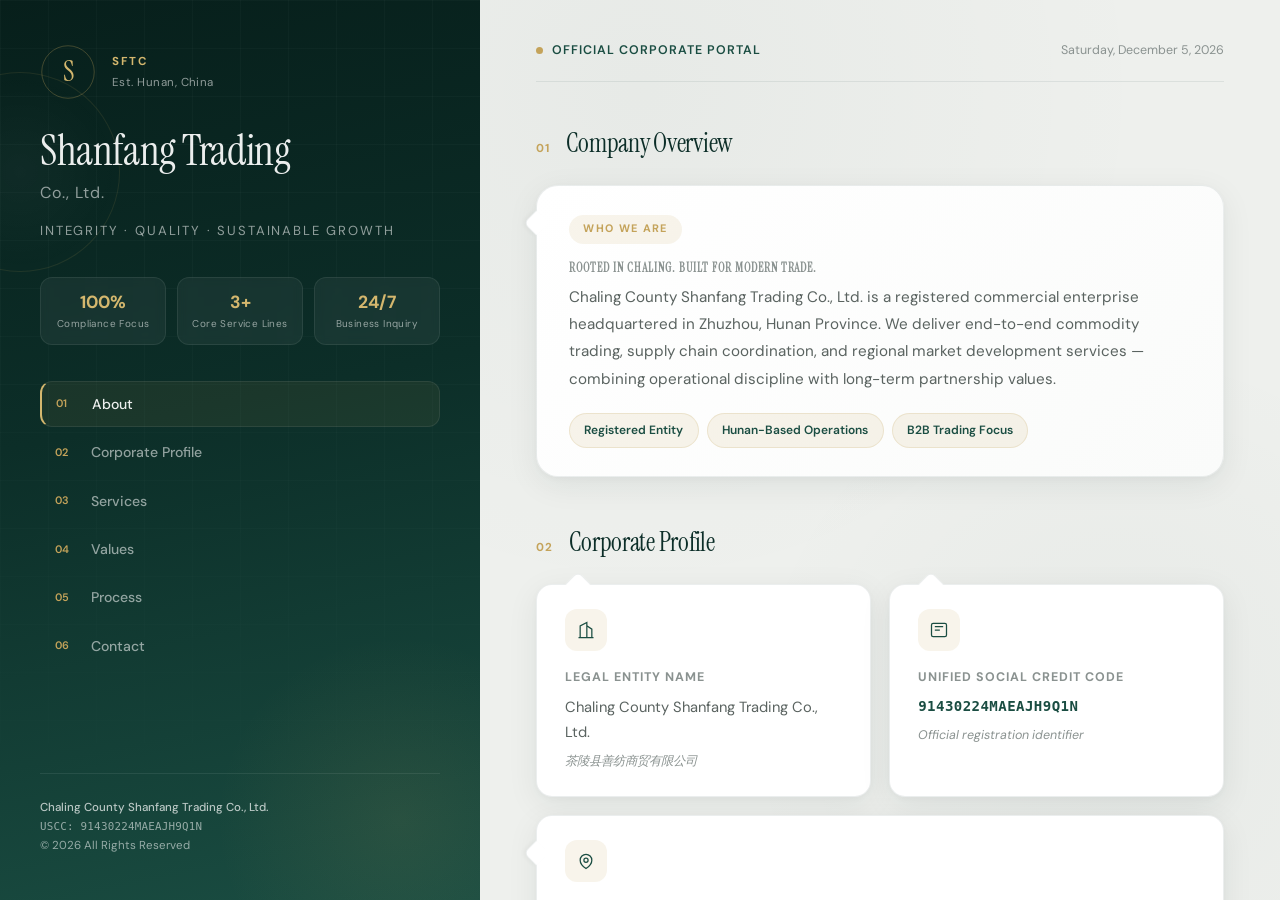
<file: index.html>
<!DOCTYPE html>
<html lang="en">
<head>
  <meta charset="UTF-8">
  <meta name="viewport" content="width=device-width, initial-scale=1.0">
  <meta name="description" content="Chaling County Shanfang Trading Co., Ltd. — Professional commodity trading, supply chain solutions, and regional market services in Hunan Province, China.">
  <meta name="keywords" content="Shanfang Trading, commodity trading, supply chain, Chaling, Hunan, China">
  <title>Shanfang Trading Co., Ltd. | Corporate Website</title>
  <link rel="preconnect" href="https://fonts.googleapis.com">
  <link rel="preconnect" href="https://fonts.gstatic.com" crossorigin>
  <link href="https://fonts.googleapis.com/css2?family=DM+Sans:ital,opsz,wght@0,9..40,300;0,9..40,400;0,9..40,500;0,9..40,600;0,9..40,700;1,9..40,400&family=Instrument+Serif:ital@0;1&display=swap" rel="stylesheet">
  <link rel="stylesheet" href="styles.css">
</head>
<body>
  <div class="page">
    <!-- Left: Brand & Identity Panel -->
    <aside class="panel-left">
      <div class="panel-inner">
        <header class="brand">
          <div class="brand-top">
            <div class="logo-mark" aria-hidden="true">
              <span class="logo-letter">S</span>
              <svg class="logo-ring" viewBox="0 0 64 64" fill="none">
                <circle cx="32" cy="32" r="30" stroke="currentColor" stroke-width="1"/>
              </svg>
            </div>
            <div class="brand-meta">
              <span class="brand-abbr">SFTC</span>
              <span class="brand-since">Est. Hunan, China</span>
            </div>
          </div>
          <h1 class="company-name">
            <span class="name-en">Shanfang Trading</span>
            <span class="name-sub">Co., Ltd.</span>
          </h1>
          <p class="tagline">Integrity · Quality · Sustainable Growth</p>
        </header>

        <div class="left-metrics">
          <div class="metric-card">
            <span class="metric-value">100%</span>
            <span class="metric-label">Compliance Focus</span>
          </div>
          <div class="metric-card">
            <span class="metric-value">3+</span>
            <span class="metric-label">Core Service Lines</span>
          </div>
          <div class="metric-card">
            <span class="metric-value">24/7</span>
            <span class="metric-label">Business Inquiry</span>
          </div>
        </div>

        <nav class="side-nav" aria-label="Section navigation">
          <a href="#about" class="side-link active"><span class="side-num">01</span> About</a>
          <a href="#profile" class="side-link"><span class="side-num">02</span> Corporate Profile</a>
          <a href="#services" class="side-link"><span class="side-num">03</span> Services</a>
          <a href="#values" class="side-link"><span class="side-num">04</span> Values</a>
          <a href="#process" class="side-link"><span class="side-num">05</span> Process</a>
          <a href="#contact" class="side-link"><span class="side-num">06</span> Contact</a>
        </nav>

        <footer class="left-footer">
          <p class="legal-name">Chaling County Shanfang Trading Co., Ltd.</p>
          <p class="legal-code">USCC: 91430224MAEAJH9Q1N</p>
          <p>&copy; 2026 All Rights Reserved</p>
        </footer>
      </div>

      <div class="panel-grid" aria-hidden="true"></div>
      <div class="deco-orb deco-1"></div>
      <div class="deco-orb deco-2"></div>
    </aside>

    <!-- Right: Content Bubbles -->
    <main class="panel-right">
      <header class="content-header">
        <div class="header-badge">
          <span class="pulse"></span>
          Official Corporate Portal
        </div>
        <p class="header-date" id="currentDate"></p>
      </header>

      <!-- About -->
      <section id="about" class="section">
        <div class="section-label">
          <span class="section-num">01</span>
          <h2 class="section-title">Company Overview</h2>
        </div>

        <div class="bubble bubble-hero bubble-tail-left" data-delay="0">
          <span class="bubble-tag">Who We Are</span>
          <h3 class="bubble-heading">Rooted in Chaling. Built for Modern Trade.</h3>
          <p class="lead">
            Chaling County Shanfang Trading Co., Ltd. is a registered commercial enterprise headquartered in Zhuzhou, Hunan Province. We deliver end-to-end commodity trading, supply chain coordination, and regional market development services — combining operational discipline with long-term partnership values.
          </p>
          <div class="hero-highlights">
            <div class="highlight-chip">Registered Entity</div>
            <div class="highlight-chip">Hunan-Based Operations</div>
            <div class="highlight-chip">B2B Trading Focus</div>
          </div>
        </div>
      </section>

      <!-- Corporate Profile -->
      <section id="profile" class="section">
        <div class="section-label">
          <span class="section-num">02</span>
          <h2 class="section-title">Corporate Profile</h2>
        </div>

        <div class="bubble-grid bubble-grid-2">
          <div class="bubble bubble-md bubble-tail-top" data-delay="1">
            <div class="bubble-icon">
              <svg viewBox="0 0 24 24" fill="none" stroke="currentColor" stroke-width="1.5"><path d="M3 21h18M5 21V7l8-4v18M19 21V11l-6-4"/><path d="M9 9v.01M9 12v.01M9 15v.01M9 18v.01"/></svg>
            </div>
            <h3>Legal Entity Name</h3>
            <p>Chaling County Shanfang Trading Co., Ltd.</p>
            <p class="bubble-note">茶陵县善纺商贸有限公司</p>
          </div>

          <div class="bubble bubble-md bubble-tail-top" data-delay="2">
            <div class="bubble-icon">
              <svg viewBox="0 0 24 24" fill="none" stroke="currentColor" stroke-width="1.5"><rect x="3" y="4" width="18" height="16" rx="2"/><path d="M7 8h10M7 12h6"/></svg>
            </div>
            <h3>Unified Social Credit Code</h3>
            <p class="mono">91430224MAEAJH9Q1N</p>
            <p class="bubble-note">Official registration identifier</p>
          </div>

          <div class="bubble bubble-md bubble-wide bubble-tail-left" data-delay="3">
            <div class="bubble-icon">
              <svg viewBox="0 0 24 24" fill="none" stroke="currentColor" stroke-width="1.5"><path d="M12 21s-7-4.5-7-10a7 7 0 1 1 14 0c0 5.5-7 10-7 10z"/><circle cx="12" cy="11" r="2.5"/></svg>
            </div>
            <h3>Registered Address</h3>
            <p>No. 019, Liujiawan, Lianhe Village, Jieshou Town, Chaling County, Zhuzhou City, Hunan Province, China</p>
          </div>

          <div class="bubble bubble-md bubble-tail-right" data-delay="4">
            <div class="bubble-icon">
              <svg viewBox="0 0 24 24" fill="none" stroke="currentColor" stroke-width="1.5"><circle cx="12" cy="12" r="10"/><path d="M2 12h20M12 2a15.3 15.3 0 0 1 4 10 15.3 15.3 0 0 1-4 10 15.3 15.3 0 0 1-4-10 15.3 15.3 0 0 1 4-10z"/></svg>
            </div>
            <h3>Operating Region</h3>
            <p>Hunan Province &amp; surrounding trade corridors</p>
          </div>

          <div class="bubble bubble-md bubble-tail-right" data-delay="5">
            <div class="bubble-icon">
              <svg viewBox="0 0 24 24" fill="none" stroke="currentColor" stroke-width="1.5"><path d="M12 22s8-4 8-10V5l-8-3-8 3v7c0 6 8 10 8 10z"/></svg>
            </div>
            <h3>Business Type</h3>
            <p>Commercial trading &amp; supply chain services</p>
          </div>
        </div>
      </section>

      <!-- Services -->
      <section id="services" class="section">
        <div class="section-label">
          <span class="section-num">03</span>
          <h2 class="section-title">Core Services</h2>
        </div>

        <div class="bubble bubble-lg bubble-tail-left" data-delay="6">
          <span class="bubble-tag">Service Portfolio</span>
          <h3 class="bubble-heading">Integrated Trading Solutions</h3>
          <div class="service-cards">
            <article class="service-card">
              <div class="service-num">A</div>
              <div>
                <h4>Commodity Trading</h4>
                <p>Structured procurement, distribution, and circulation of quality goods across domestic trade channels with transparent transaction standards.</p>
              </div>
            </article>
            <article class="service-card">
              <div class="service-num">B</div>
              <div>
                <h4>Supply Chain Coordination</h4>
                <p>Upstream-downstream resource integration, logistics alignment, and stable supply chain architecture for recurring business needs.</p>
              </div>
            </article>
            <article class="service-card">
              <div class="service-num">C</div>
              <div>
                <h4>Regional Market Development</h4>
                <p>Local market penetration in Chaling and adjacent regions, building durable commercial networks and partnership pipelines.</p>
              </div>
            </article>
          </div>
        </div>

        <div class="bubble-row">
          <div class="bubble bubble-sm bubble-tail-bottom" data-delay="7">
            <div class="sm-icon">
              <svg viewBox="0 0 24 24" fill="none" stroke="currentColor" stroke-width="1.5"><path d="M16 21v-2a4 4 0 0 0-4-4H6a4 4 0 0 0-4 4v2"/><circle cx="9" cy="7" r="4"/><path d="M22 21v-2a4 4 0 0 0-3-3.87M16 3.13a4 4 0 0 1 0 7.75"/></svg>
            </div>
            <h3>B2B Partnerships</h3>
            <p>Long-term vendor &amp; buyer relationships</p>
          </div>
          <div class="bubble bubble-sm bubble-tail-bottom" data-delay="8">
            <div class="sm-icon">
              <svg viewBox="0 0 24 24" fill="none" stroke="currentColor" stroke-width="1.5"><path d="M12 2v20M17 5H9.5a3.5 3.5 0 0 0 0 7h5a3.5 3.5 0 0 1 0 7H6"/></svg>
            </div>
            <h3>Trade Finance Ready</h3>
            <p>Structured commercial transactions</p>
          </div>
          <div class="bubble bubble-sm bubble-tail-bottom" data-delay="9">
            <div class="sm-icon">
              <svg viewBox="0 0 24 24" fill="none" stroke="currentColor" stroke-width="1.5"><path d="M22 12h-4l-3 9L9 3l-3 9H2"/></svg>
            </div>
            <h3>Operational Efficiency</h3>
            <p>Streamlined execution &amp; delivery</p>
          </div>
        </div>
      </section>

      <!-- Values -->
      <section id="values" class="section">
        <div class="section-label">
          <span class="section-num">04</span>
          <h2 class="section-title">Corporate Values</h2>
        </div>

        <div class="bubble-grid bubble-grid-3">
          <div class="bubble bubble-value bubble-tail-top" data-delay="10">
            <span class="value-icon">01</span>
            <h3>Integrity First</h3>
            <p>Every engagement is governed by honesty, contractual clarity, and accountable business conduct.</p>
          </div>
          <div class="bubble bubble-value bubble-tail-top" data-delay="11">
            <span class="value-icon">02</span>
            <h3>Quality Driven</h3>
            <p>Product standards and service delivery are continuously refined to meet partner expectations.</p>
          </div>
          <div class="bubble bubble-value bubble-tail-top" data-delay="12">
            <span class="value-icon">03</span>
            <h3>Client Centric</h3>
            <p>Responsive communication and tailored solutions form the foundation of every client relationship.</p>
          </div>
          <div class="bubble bubble-value bubble-tail-top" data-delay="13">
            <span class="value-icon">04</span>
            <h3>Mutual Growth</h3>
            <p>We pursue win-win outcomes that strengthen both our partners and the regional trade ecosystem.</p>
          </div>
          <div class="bubble bubble-value bubble-tail-top" data-delay="14">
            <span class="value-icon">05</span>
            <h3>Local Commitment</h3>
            <p>Deep roots in Chaling enable agile market insight and reliable on-the-ground execution.</p>
          </div>
          <div class="bubble bubble-value bubble-tail-top" data-delay="15">
            <span class="value-icon">06</span>
            <h3>Compliance Ready</h3>
            <p>Fully registered entity operating under China's unified social credit framework.</p>
          </div>
        </div>
      </section>

      <!-- Process -->
      <section id="process" class="section">
        <div class="section-label">
          <span class="section-num">05</span>
          <h2 class="section-title">Engagement Process</h2>
        </div>

        <div class="bubble bubble-lg bubble-tail-left" data-delay="16">
          <span class="bubble-tag">How We Work</span>
          <h3 class="bubble-heading">From Inquiry to Delivery</h3>
          <ol class="process-steps">
            <li class="process-step">
              <span class="step-marker">Step 1</span>
              <div>
                <strong>Initial Consultation</strong>
                <p>Share your requirements via email. Our team reviews scope, product category, and timeline.</p>
              </div>
            </li>
            <li class="process-step">
              <span class="step-marker">Step 2</span>
              <div>
                <strong>Proposal &amp; Quotation</strong>
                <p>We provide a structured commercial proposal with pricing, terms, and delivery parameters.</p>
              </div>
            </li>
            <li class="process-step">
              <span class="step-marker">Step 3</span>
              <div>
                <strong>Agreement &amp; Execution</strong>
                <p>Upon confirmation, we coordinate sourcing, logistics, and fulfillment with full transparency.</p>
              </div>
            </li>
            <li class="process-step">
              <span class="step-marker">Step 4</span>
              <div>
                <strong>Post-Delivery Support</strong>
                <p>Ongoing communication to ensure satisfaction and explore further collaboration opportunities.</p>
              </div>
            </li>
          </ol>
        </div>
      </section>

      <!-- Contact -->
      <section id="contact" class="section">
        <div class="section-label">
          <span class="section-num">06</span>
          <h2 class="section-title">Contact Us</h2>
        </div>

        <div class="bubble bubble-contact bubble-tail-left" data-delay="17">
          <span class="bubble-tag">Get In Touch</span>
          <h3 class="bubble-heading">Let's Build a Partnership</h3>
          <p class="contact-lead">For business inquiries, partnership proposals, and general information, reach out through our official channels.</p>

          <div class="contact-grid">
            <a href="mailto:CompAracelys@gmail.com" class="contact-card">
              <div class="contact-card-icon">
                <svg viewBox="0 0 24 24" fill="none" stroke="currentColor" stroke-width="1.5"><rect x="2" y="4" width="20" height="16" rx="2"/><path d="m2 7 10 7 10-7"/></svg>
              </div>
              <div>
                <span class="contact-card-label">Business Email</span>
                <span class="contact-card-value">CompAracelys@gmail.com</span>
              </div>
              <svg class="contact-arrow" viewBox="0 0 24 24" fill="none" stroke="currentColor" stroke-width="1.5"><path d="M5 12h14M12 5l7 7-7 7"/></svg>
            </a>

            <div class="contact-card contact-card-static">
              <div class="contact-card-icon">
                <svg viewBox="0 0 24 24" fill="none" stroke="currentColor" stroke-width="1.5"><path d="M12 21s-7-4.5-7-10a7 7 0 1 1 14 0c0 5.5-7 10-7 10z"/><circle cx="12" cy="11" r="2.5"/></svg>
              </div>
              <div>
                <span class="contact-card-label">Head Office</span>
                <span class="contact-card-value">No. 019, Liujiawan, Lianhe Village, Jieshou Town, Chaling County, Zhuzhou, Hunan, China</span>
              </div>
            </div>

            <div class="contact-card contact-card-static">
              <div class="contact-card-icon">
                <svg viewBox="0 0 24 24" fill="none" stroke="currentColor" stroke-width="1.5"><rect x="3" y="4" width="18" height="16" rx="2"/><path d="M7 8h10M7 12h6"/></svg>
              </div>
              <div>
                <span class="contact-card-label">Registration</span>
                <span class="contact-card-value mono-light">91430224MAEAJH9Q1N</span>
              </div>
            </div>
          </div>
        </div>
      </section>

      <footer class="site-footer">
        <div class="footer-inner">
          <p><strong>Chaling County Shanfang Trading Co., Ltd.</strong></p>
          <p>Shanfang Trading · Commodity Commerce · Supply Chain Solutions</p>
          <p class="footer-legal">&copy; 2026 Chaling County Shanfang Trading Co., Ltd. · USCC 91430224MAEAJH9Q1N · All Rights Reserved</p>
        </div>
      </footer>
    </main>
  </div>

  <script src="script.js"></script>
</body>
</html>
</file>
<file: styles.css>
/* ===== Design Tokens ===== */
:root {
  --primary: #0c2e28;
  --primary-mid: #1a4d42;
  --primary-light: #2a6b5c;
  --accent: #c4a35a;
  --accent-bright: #d4b76e;
  --accent-soft: rgba(196, 163, 90, 0.12);
  --accent-glow: rgba(196, 163, 90, 0.25);
  --bg-left: #071f1b;
  --bg-right: #eef0ed;
  --bg-right-pattern: rgba(12, 46, 40, 0.03);
  --surface: #ffffff;
  --surface-elevated: #fafbfa;
  --text: #1a1f1e;
  --text-secondary: #5a6360;
  --text-muted: #8a9290;
  --text-on-dark: rgba(255, 255, 255, 0.92);
  --text-on-dark-muted: rgba(255, 255, 255, 0.55);
  --border: rgba(12, 46, 40, 0.08);
  --border-strong: rgba(12, 46, 40, 0.14);
  --shadow-sm: 0 2px 8px rgba(12, 46, 40, 0.04);
  --shadow-md: 0 8px 32px rgba(12, 46, 40, 0.07), 0 2px 6px rgba(0, 0, 0, 0.03);
  --shadow-lg: 0 20px 60px rgba(12, 46, 40, 0.1), 0 4px 16px rgba(0, 0, 0, 0.04);
  --shadow-hover: 0 24px 64px rgba(12, 46, 40, 0.13), 0 8px 20px rgba(0, 0, 0, 0.05);
  --radius: 22px;
  --radius-sm: 16px;
  --radius-xs: 12px;
  --font-sans: 'DM Sans', -apple-system, BlinkMacSystemFont, sans-serif;
  --font-serif: 'Instrument Serif', Georgia, serif;
  --ease: cubic-bezier(0.4, 0, 0.2, 1);
  --transition: 0.4s var(--ease);
}

/* ===== Reset ===== */
*, *::before, *::after { box-sizing: border-box; margin: 0; padding: 0; }
html { scroll-behavior: smooth; }

body {
  font-family: var(--font-sans);
  color: var(--text);
  background: var(--bg-right);
  line-height: 1.65;
  -webkit-font-smoothing: antialiased;
  -moz-osx-font-smoothing: grayscale;
}

/* ===== Page Layout ===== */
.page {
  display: flex;
  min-height: 100vh;
}

/* ===== Left Panel ===== */
.panel-left {
  position: sticky;
  top: 0;
  width: 38%;
  min-width: 360px;
  max-width: 480px;
  height: 100vh;
  background: linear-gradient(168deg, var(--bg-left) 0%, var(--primary) 45%, var(--primary-mid) 100%);
  color: var(--text-on-dark);
  flex-shrink: 0;
  overflow: hidden;
}

.panel-inner {
  position: relative;
  z-index: 2;
  height: 100%;
  display: flex;
  flex-direction: column;
  padding: 2.75rem 2.5rem;
}

.panel-grid {
  position: absolute;
  inset: 0;
  background-image:
    linear-gradient(rgba(255,255,255,0.025) 1px, transparent 1px),
    linear-gradient(90deg, rgba(255,255,255,0.025) 1px, transparent 1px);
  background-size: 48px 48px;
  mask-image: linear-gradient(to bottom, black 30%, transparent 100%);
  pointer-events: none;
}

.deco-orb {
  position: absolute;
  border-radius: 50%;
  pointer-events: none;
}

.deco-1 {
  width: 400px;
  height: 400px;
  bottom: -120px;
  right: -120px;
  background: radial-gradient(circle, var(--accent-glow) 0%, transparent 65%);
  opacity: 0.4;
}

.deco-2 {
  width: 200px;
  height: 200px;
  top: 8%;
  left: -80px;
  border: 1px solid rgba(196, 163, 90, 0.12);
  background: radial-gradient(circle, rgba(255,255,255,0.03) 0%, transparent 70%);
}

/* Brand */
.brand-top {
  display: flex;
  align-items: center;
  gap: 1rem;
  margin-bottom: 1.75rem;
}

.logo-mark {
  position: relative;
  width: 56px;
  height: 56px;
  display: flex;
  align-items: center;
  justify-content: center;
}

.logo-letter {
  font-family: var(--font-serif);
  font-size: 1.75rem;
  color: var(--accent-bright);
  position: relative;
  z-index: 1;
  line-height: 1;
}

.logo-ring {
  position: absolute;
  inset: 0;
  color: rgba(196, 163, 90, 0.35);
  animation: spin 20s linear infinite;
}

@keyframes spin {
  to { transform: rotate(360deg); }
}

.brand-meta {
  display: flex;
  flex-direction: column;
  gap: 0.15rem;
}

.brand-abbr {
  font-size: 0.72rem;
  font-weight: 700;
  letter-spacing: 0.18em;
  color: var(--accent-bright);
}

.brand-since {
  font-size: 0.72rem;
  color: var(--text-on-dark-muted);
  letter-spacing: 0.04em;
}

.company-name {
  margin-bottom: 0.85rem;
}

.name-en {
  display: block;
  font-family: var(--font-serif);
  font-size: clamp(2rem, 3.5vw, 2.6rem);
  font-weight: 400;
  line-height: 1.15;
  letter-spacing: -0.01em;
}

.name-sub {
  display: block;
  font-size: 1rem;
  font-weight: 400;
  color: var(--text-on-dark-muted);
  margin-top: 0.25rem;
  letter-spacing: 0.06em;
}

.tagline {
  font-size: 0.82rem;
  font-weight: 400;
  letter-spacing: 0.14em;
  text-transform: uppercase;
  color: var(--text-on-dark-muted);
}

/* Left metrics */
.left-metrics {
  display: grid;
  grid-template-columns: repeat(3, 1fr);
  gap: 0.65rem;
  margin: 2.25rem 0;
}

.metric-card {
  background: rgba(255, 255, 255, 0.05);
  border: 1px solid rgba(255, 255, 255, 0.08);
  border-radius: var(--radius-xs);
  padding: 0.85rem 0.65rem;
  text-align: center;
  backdrop-filter: blur(4px);
}

.metric-value {
  display: block;
  font-size: 1.1rem;
  font-weight: 700;
  color: var(--accent-bright);
  line-height: 1.2;
}

.metric-label {
  display: block;
  font-size: 0.62rem;
  color: var(--text-on-dark-muted);
  letter-spacing: 0.04em;
  margin-top: 0.3rem;
  line-height: 1.3;
}

/* Side nav */
.side-nav {
  display: flex;
  flex-direction: column;
  gap: 0.15rem;
  flex: 1;
}

.side-link {
  display: flex;
  align-items: center;
  gap: 0.85rem;
  padding: 0.65rem 0.85rem;
  border-radius: var(--radius-xs);
  text-decoration: none;
  color: var(--text-on-dark-muted);
  font-size: 0.88rem;
  font-weight: 500;
  transition: var(--transition);
  border: 1px solid transparent;
}

.side-link:hover,
.side-link.active {
  color: var(--text-on-dark);
  background: rgba(255, 255, 255, 0.06);
  border-color: rgba(255, 255, 255, 0.08);
}

.side-link.active {
  border-left: 2px solid var(--accent-bright);
  background: rgba(196, 163, 90, 0.08);
}

.side-num {
  font-size: 0.68rem;
  font-weight: 600;
  color: var(--accent);
  letter-spacing: 0.05em;
  min-width: 1.4rem;
}

.left-footer {
  margin-top: auto;
  padding-top: 1.5rem;
  border-top: 1px solid rgba(255, 255, 255, 0.08);
  font-size: 0.72rem;
  color: var(--text-on-dark-muted);
  line-height: 1.7;
}

.legal-name {
  color: rgba(255, 255, 255, 0.7);
  font-weight: 500;
}

.legal-code {
  font-family: 'SF Mono', Menlo, monospace;
  font-size: 0.68rem;
  letter-spacing: 0.02em;
}

/* ===== Right Panel ===== */
.panel-right {
  flex: 1;
  padding: 2.5rem 3.5rem 3rem;
  overflow-y: auto;
  max-height: 100vh;
  background-color: var(--bg-right);
  background-image: radial-gradient(circle at 20% 10%, var(--bg-right-pattern) 0%, transparent 50%),
                    radial-gradient(circle at 80% 80%, var(--bg-right-pattern) 0%, transparent 40%);
}

.content-header {
  display: flex;
  align-items: center;
  justify-content: space-between;
  margin-bottom: 2.5rem;
  padding-bottom: 1.25rem;
  border-bottom: 1px solid var(--border);
}

.header-badge {
  display: inline-flex;
  align-items: center;
  gap: 0.55rem;
  font-size: 0.78rem;
  font-weight: 600;
  letter-spacing: 0.08em;
  text-transform: uppercase;
  color: var(--primary-mid);
}

.pulse {
  width: 7px;
  height: 7px;
  border-radius: 50%;
  background: var(--accent);
  box-shadow: 0 0 0 0 var(--accent-glow);
  animation: pulse 2s infinite;
}

@keyframes pulse {
  0% { box-shadow: 0 0 0 0 var(--accent-glow); }
  70% { box-shadow: 0 0 0 8px transparent; }
  100% { box-shadow: 0 0 0 0 transparent; }
}

.header-date {
  font-size: 0.78rem;
  color: var(--text-muted);
  font-variant-numeric: tabular-nums;
}

/* Section labels */
.section {
  margin-bottom: 2.75rem;
  scroll-margin-top: 1.5rem;
}

.section-label {
  display: flex;
  align-items: baseline;
  gap: 1rem;
  margin-bottom: 1.25rem;
}

.section-num {
  font-size: 0.72rem;
  font-weight: 700;
  letter-spacing: 0.1em;
  color: var(--accent);
}

.section-title {
  font-family: var(--font-serif);
  font-size: 1.65rem;
  font-weight: 400;
  color: var(--primary);
  letter-spacing: -0.01em;
}

/* ===== Bubble System ===== */
.bubble {
  position: relative;
  background: var(--surface);
  border-radius: var(--radius);
  padding: 1.75rem 2rem;
  box-shadow: var(--shadow-md);
  border: 1px solid var(--border);
  transition: transform var(--transition), box-shadow var(--transition);
  opacity: 0;
  transform: translateY(28px);
}

.bubble.visible {
  opacity: 1;
  transform: translateY(0);
}

.bubble:hover {
  box-shadow: var(--shadow-hover);
}

.bubble.visible:hover {
  transform: translateY(-3px);
}

/* Bubble tails */
.bubble-tail-left::before,
.bubble-tail-right::before,
.bubble-tail-top::before,
.bubble-tail-bottom::before {
  content: '';
  position: absolute;
  background: var(--surface);
  border: 1px solid var(--border);
}

.bubble-tail-left::before {
  left: -10px;
  top: 28px;
  width: 18px;
  height: 18px;
  border-radius: 0 0 0 6px;
  transform: rotate(45deg);
  border-right: none;
  border-top: none;
  box-shadow: -2px 2px 4px rgba(12, 46, 40, 0.03);
}

.bubble-tail-right::before {
  right: -10px;
  top: 28px;
  width: 18px;
  height: 18px;
  border-radius: 0 6px 0 0;
  transform: rotate(45deg);
  border-left: none;
  border-bottom: none;
  box-shadow: 2px -2px 4px rgba(12, 46, 40, 0.03);
}

.bubble-tail-top::before {
  top: -10px;
  left: 32px;
  width: 18px;
  height: 18px;
  border-radius: 6px 0 0 0;
  transform: rotate(45deg);
  border-right: none;
  border-bottom: none;
}

.bubble-tail-bottom::before {
  bottom: -10px;
  left: 50%;
  margin-left: -9px;
  width: 18px;
  height: 18px;
  border-radius: 0 0 6px 0;
  transform: rotate(45deg);
  border-left: none;
  border-top: none;
}

.bubble-contact::before {
  background: var(--primary-mid);
  border-color: rgba(255, 255, 255, 0.1);
}

/* Bubble content */
.bubble-tag {
  display: inline-block;
  font-size: 0.68rem;
  font-weight: 700;
  letter-spacing: 0.12em;
  text-transform: uppercase;
  color: var(--accent);
  background: var(--accent-soft);
  padding: 0.35rem 0.9rem;
  border-radius: 999px;
  margin-bottom: 1rem;
}

.bubble-heading {
  font-family: var(--font-serif);
  font-size: 1.5rem;
  font-weight: 400;
  color: var(--primary);
  line-height: 1.35;
  margin-bottom: 1rem;
  letter-spacing: -0.01em;
}

.bubble h3 {
  font-size: 0.78rem;
  font-weight: 700;
  letter-spacing: 0.08em;
  text-transform: uppercase;
  color: var(--text-muted);
  margin-bottom: 0.45rem;
}

.bubble p {
  font-size: 0.92rem;
  color: var(--text-secondary);
  line-height: 1.7;
}

.bubble p.mono {
  font-family: 'SF Mono', Menlo, monospace;
  font-size: 0.88rem;
  color: var(--primary-mid);
  font-weight: 600;
  letter-spacing: 0.03em;
}

.bubble-note {
  font-size: 0.78rem !important;
  color: var(--text-muted) !important;
  margin-top: 0.35rem;
  font-style: italic;
}

.lead {
  font-size: 0.95rem !important;
  line-height: 1.8 !important;
  margin-bottom: 1.25rem;
}

/* Sizes */
.bubble-lg { padding: 2.25rem 2.5rem; border-radius: 26px; }
.bubble-md { padding: 1.5rem 1.75rem; border-radius: var(--radius-sm); }
.bubble-sm {
  padding: 1.35rem 1.25rem;
  border-radius: var(--radius-sm);
  text-align: center;
}

.bubble-sm h3 {
  font-size: 0.82rem;
  text-transform: none;
  letter-spacing: 0.02em;
  color: var(--primary);
  margin-bottom: 0.4rem;
}

.bubble-sm p {
  font-size: 0.82rem;
  color: var(--text-muted);
}

.bubble-hero {
  background: linear-gradient(135deg, var(--surface) 0%, var(--surface-elevated) 100%);
}

.bubble-icon {
  width: 42px;
  height: 42px;
  background: var(--accent-soft);
  border-radius: var(--radius-xs);
  display: flex;
  align-items: center;
  justify-content: center;
  margin-bottom: 1rem;
  color: var(--primary-mid);
}

.bubble-icon svg { width: 20px; height: 20px; }

.sm-icon {
  width: 36px;
  height: 36px;
  margin: 0 auto 0.75rem;
  background: var(--accent-soft);
  border-radius: 10px;
  display: flex;
  align-items: center;
  justify-content: center;
  color: var(--primary-mid);
}

.sm-icon svg { width: 18px; height: 18px; }

/* Grids */
.bubble-grid {
  display: grid;
  gap: 1.15rem;
}

.bubble-grid-2 { grid-template-columns: 1fr 1fr; }
.bubble-grid-3 { grid-template-columns: repeat(3, 1fr); }
.bubble-wide { grid-column: 1 / -1; }

.bubble-row {
  display: grid;
  grid-template-columns: repeat(3, 1fr);
  gap: 1.15rem;
  margin-top: 1.15rem;
}

/* Hero highlights */
.hero-highlights {
  display: flex;
  flex-wrap: wrap;
  gap: 0.5rem;
}

.highlight-chip {
  font-size: 0.75rem;
  font-weight: 600;
  padding: 0.4rem 0.9rem;
  border-radius: 999px;
  background: var(--accent-soft);
  color: var(--primary-mid);
  border: 1px solid rgba(196, 163, 90, 0.2);
}

/* Service cards */
.service-cards {
  display: flex;
  flex-direction: column;
  gap: 1rem;
  margin-top: 0.5rem;
}

.service-card {
  display: flex;
  gap: 1.1rem;
  padding: 1.15rem 1.25rem;
  background: var(--surface-elevated);
  border-radius: var(--radius-sm);
  border: 1px solid var(--border);
  transition: var(--transition);
}

.service-card:hover {
  border-color: var(--border-strong);
  background: #fff;
}

.service-num {
  flex-shrink: 0;
  width: 36px;
  height: 36px;
  display: flex;
  align-items: center;
  justify-content: center;
  font-size: 0.82rem;
  font-weight: 700;
  color: var(--accent);
  background: var(--accent-soft);
  border-radius: 10px;
}

.service-card h4 {
  font-size: 0.92rem;
  font-weight: 600;
  color: var(--primary);
  margin-bottom: 0.3rem;
}

.service-card p {
  font-size: 0.84rem;
  color: var(--text-muted);
  line-height: 1.65;
}

/* Values */
.bubble-value {
  padding: 1.5rem;
}

.value-icon {
  display: inline-block;
  font-size: 0.72rem;
  font-weight: 700;
  color: var(--accent);
  letter-spacing: 0.08em;
  margin-bottom: 0.75rem;
}

.bubble-value h3 {
  font-size: 0.95rem;
  text-transform: none;
  letter-spacing: 0;
  color: var(--primary);
  font-weight: 600;
  margin-bottom: 0.5rem;
}

.bubble-value p {
  font-size: 0.84rem;
}

/* Process */
.process-steps {
  list-style: none;
  display: flex;
  flex-direction: column;
  gap: 0;
  margin-top: 0.5rem;
}

.process-step {
  display: flex;
  gap: 1.25rem;
  padding: 1.25rem 0;
  border-bottom: 1px solid var(--border);
  align-items: flex-start;
}

.process-step:last-child { border-bottom: none; padding-bottom: 0; }

.step-marker {
  flex-shrink: 0;
  font-size: 0.68rem;
  font-weight: 700;
  letter-spacing: 0.06em;
  text-transform: uppercase;
  color: var(--accent);
  background: var(--accent-soft);
  padding: 0.35rem 0.7rem;
  border-radius: 6px;
  min-width: 58px;
  text-align: center;
}

.process-step strong {
  display: block;
  font-size: 0.92rem;
  color: var(--primary);
  margin-bottom: 0.25rem;
}

.process-step p {
  font-size: 0.84rem;
  color: var(--text-muted);
}

/* Contact */
.bubble-contact {
  background: linear-gradient(145deg, var(--primary) 0%, var(--primary-light) 100%);
  border: none;
  color: white;
}

.bubble-contact .bubble-tag {
  background: rgba(255, 255, 255, 0.12);
  color: var(--accent-bright);
}

.bubble-contact .bubble-heading { color: white; }

.contact-lead {
  color: rgba(255, 255, 255, 0.75) !important;
  margin-bottom: 1.5rem;
  font-size: 0.92rem !important;
}

.contact-grid {
  display: flex;
  flex-direction: column;
  gap: 0.75rem;
}

.contact-card {
  display: flex;
  align-items: center;
  gap: 1rem;
  padding: 1.1rem 1.35rem;
  background: rgba(255, 255, 255, 0.08);
  border: 1px solid rgba(255, 255, 255, 0.12);
  border-radius: var(--radius-sm);
  text-decoration: none;
  color: white;
  transition: var(--transition);
}

.contact-card:hover {
  background: rgba(255, 255, 255, 0.15);
  transform: translateX(4px);
}

.contact-card-static {
  cursor: default;
}

.contact-card-static:hover {
  transform: none;
  background: rgba(255, 255, 255, 0.08);
}

.contact-card-icon {
  flex-shrink: 0;
  width: 40px;
  height: 40px;
  background: rgba(255, 255, 255, 0.1);
  border-radius: 10px;
  display: flex;
  align-items: center;
  justify-content: center;
}

.contact-card-icon svg { width: 18px; height: 18px; opacity: 0.9; }

.contact-card-label {
  display: block;
  font-size: 0.68rem;
  font-weight: 700;
  letter-spacing: 0.1em;
  text-transform: uppercase;
  color: rgba(255, 255, 255, 0.55);
  margin-bottom: 0.2rem;
}

.contact-card-value {
  display: block;
  font-size: 0.88rem;
  line-height: 1.5;
}

.mono-light {
  font-family: 'SF Mono', Menlo, monospace;
  letter-spacing: 0.03em;
}

.contact-arrow {
  flex-shrink: 0;
  width: 18px;
  height: 18px;
  margin-left: auto;
  opacity: 0.5;
  transition: var(--transition);
}

.contact-card:hover .contact-arrow {
  opacity: 1;
  transform: translateX(3px);
}

/* Footer */
.site-footer {
  margin-top: 1rem;
  padding-top: 2rem;
  border-top: 1px solid var(--border);
}

.footer-inner {
  text-align: center;
  font-size: 0.78rem;
  color: var(--text-muted);
  line-height: 1.8;
}

.footer-inner strong {
  color: var(--primary);
  font-weight: 600;
}

.footer-legal {
  margin-top: 0.5rem;
  font-size: 0.72rem;
  opacity: 0.8;
}

/* ===== Responsive ===== */
@media (max-width: 1100px) {
  .bubble-grid-3 { grid-template-columns: 1fr 1fr; }
}

@media (max-width: 960px) {
  .page { flex-direction: column; }

  .panel-left {
    position: relative;
    width: 100%;
    max-width: none;
    min-width: unset;
    height: auto;
  }

  .panel-inner { padding: 2rem 1.75rem; }

  .left-metrics { grid-template-columns: repeat(3, 1fr); }

  .side-nav {
    flex-direction: row;
    flex-wrap: wrap;
    gap: 0.35rem;
    margin-top: 0.5rem;
  }

  .side-link {
    font-size: 0.78rem;
    padding: 0.45rem 0.75rem;
  }

  .side-num { display: none; }

  .left-footer { display: none; }

  .panel-right {
    max-height: none;
    padding: 2rem 1.5rem 2.5rem;
  }

  .bubble-grid-2,
  .bubble-grid-3,
  .bubble-row {
    grid-template-columns: 1fr;
  }

  .content-header {
    flex-direction: column;
    align-items: flex-start;
    gap: 0.5rem;
  }
}

@media (max-width: 480px) {
  .panel-inner { padding: 1.75rem 1.25rem; }
  .panel-right { padding: 1.5rem 1rem; }

  .bubble, .bubble-lg {
    padding: 1.4rem 1.25rem;
    border-radius: 18px;
  }

  .name-en { font-size: 1.75rem; }
  .section-title { font-size: 1.35rem; }
  .bubble-heading { font-size: 1.25rem; }

  .left-metrics { gap: 0.4rem; }
  .metric-card { padding: 0.65rem 0.4rem; }
  .metric-value { font-size: 0.95rem; }
  .metric-label { font-size: 0.58rem; }
}
</file>
